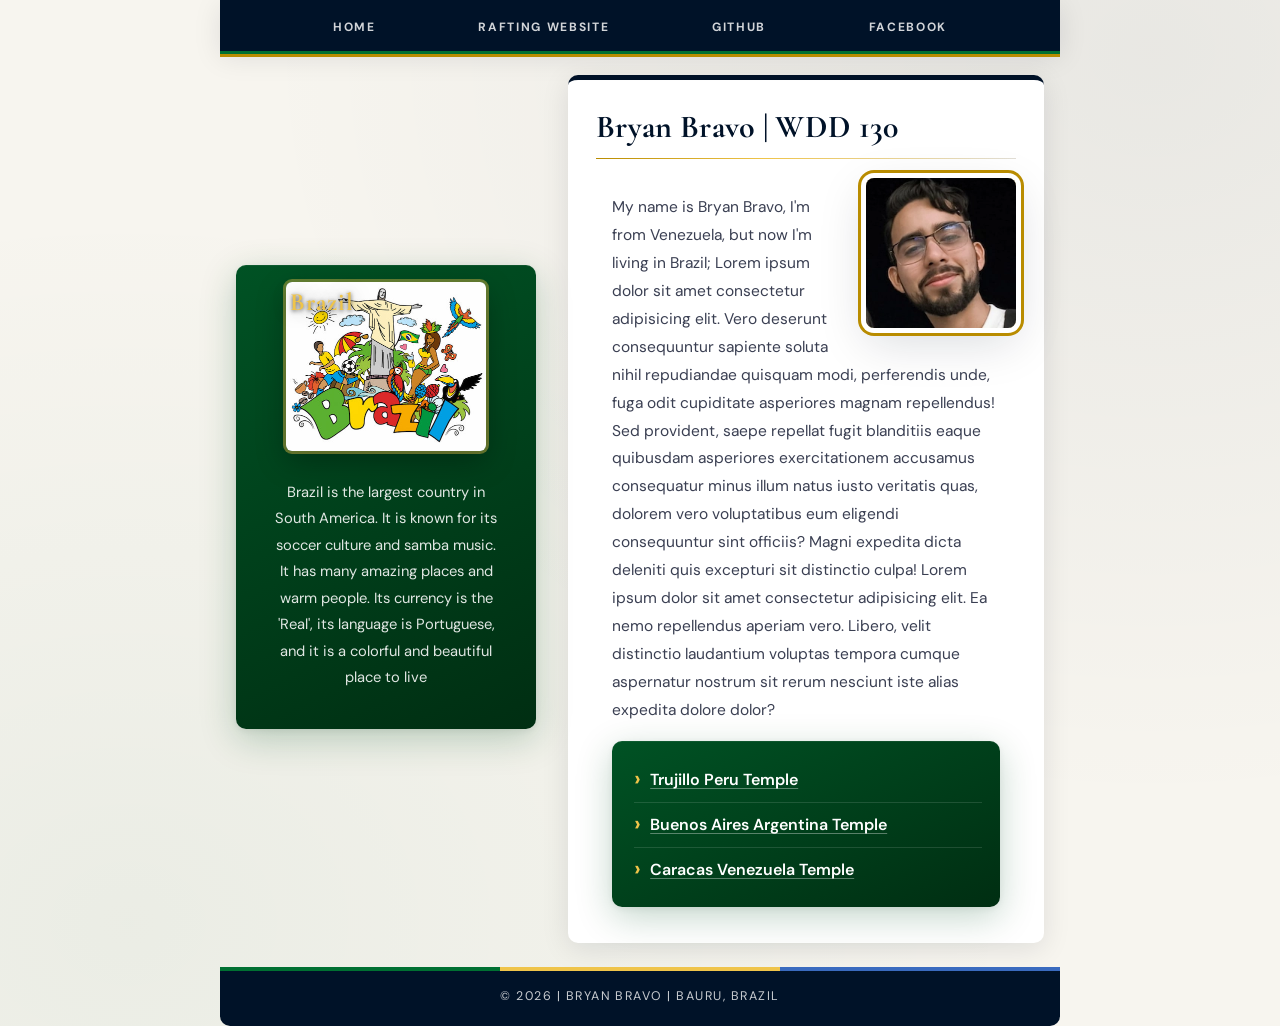
<file: index.html>
<!DOCTYPE html>
<html lang="en">

<head>
    <meta charset="UTF-8">
    <meta name="viewport" content="width=device-width, initial-scale=1.0">
    <title>Bryan Bravo | WDD 130</title>
    <meta name="description"
      content="A place on the internet with information related to Bryan Bravo">
    <meta name="author" content="Bryan Bravo">
    <link rel="stylesheet" href="styles/styles.css">
</head>

<body>
    <header class="grid">
        <nav>
            <a href="#">Home</a>
            <a href="https://akherox.github.io/wdd130/wwr/about.html">Rafting Website</a>
            <a href="https://github.com/Akherox/">Github</a>
            <a href="https://www.facebook.com/AlexBravo008">Facebook</a>
        </nav>
    </header>

    <div class="grid">
        <main>
            <h1>Bryan Bravo | WDD 130</h1>
            <img src="images/profile.webp" alt="Hello! My name is Bryan Bravo" width="200">
            <p>My name is Bryan Bravo, I'm from Venezuela, but now I'm living in Brazil; Lorem ipsum
                dolor sit amet consectetur adipisicing elit. Vero deserunt consequuntur sapiente
                soluta
                nihil repudiandae quisquam modi, perferendis unde, fuga odit cupiditate asperiores
                magnam repellendus! Sed provident, saepe repellat fugit blanditiis eaque quibusdam
                asperiores exercitationem accusamus consequatur minus illum natus iusto veritatis
                quas,
                dolorem vero voluptatibus eum eligendi consequuntur sint officiis? Magni expedita
                dicta
                deleniti quis excepturi sit distinctio culpa! Lorem ipsum dolor sit amet consectetur
                adipisicing elit. Ea nemo repellendus aperiam vero. Libero, velit distinctio
                laudantium
                voluptas tempora cumque aspernatur nostrum sit rerum nesciunt iste alias expedita
                dolore
                dolor?</p>

            <ul class="box indent">
                <li><a href="https://www.churchofjesuschrist.org/temples/details/trujillo-peru-temple?lang=eng"
                      target="_blank">Trujillo Peru Temple</a></li>
                <li><a
                      href="https://www.churchofjesuschrist.org/temples/details/buenos-aires-argentina-temple?lang=eng">Buenos
                        Aires Argentina Temple</a>
                </li>
                <li><a
                      href="https://www.churchofjesuschrist.org/temples/details/caracas-venezuela-temple?lang=eng">Caracas
                        Venezuela Temple</a>
                </li>
            </ul>
        </main>

        <aside class="box">
            <h2>Brazil</h2>
            <img src="images/brazil-definition.jpeg" alt="Things that represent Brazil">
            <p>Brazil is the largest country in South America. It is known for its soccer culture
                and
                samba music. It has many amazing places and warm people. Its currency is the
                'Real', its language is Portuguese, and it is a colorful and beautiful place to live
            </p>
        </aside>
    </div>
    <footer class="grid">
        <p>© 2026 | Bryan Bravo | Bauru, Brazil</p>
    </footer>
</body>

</html>
</file>
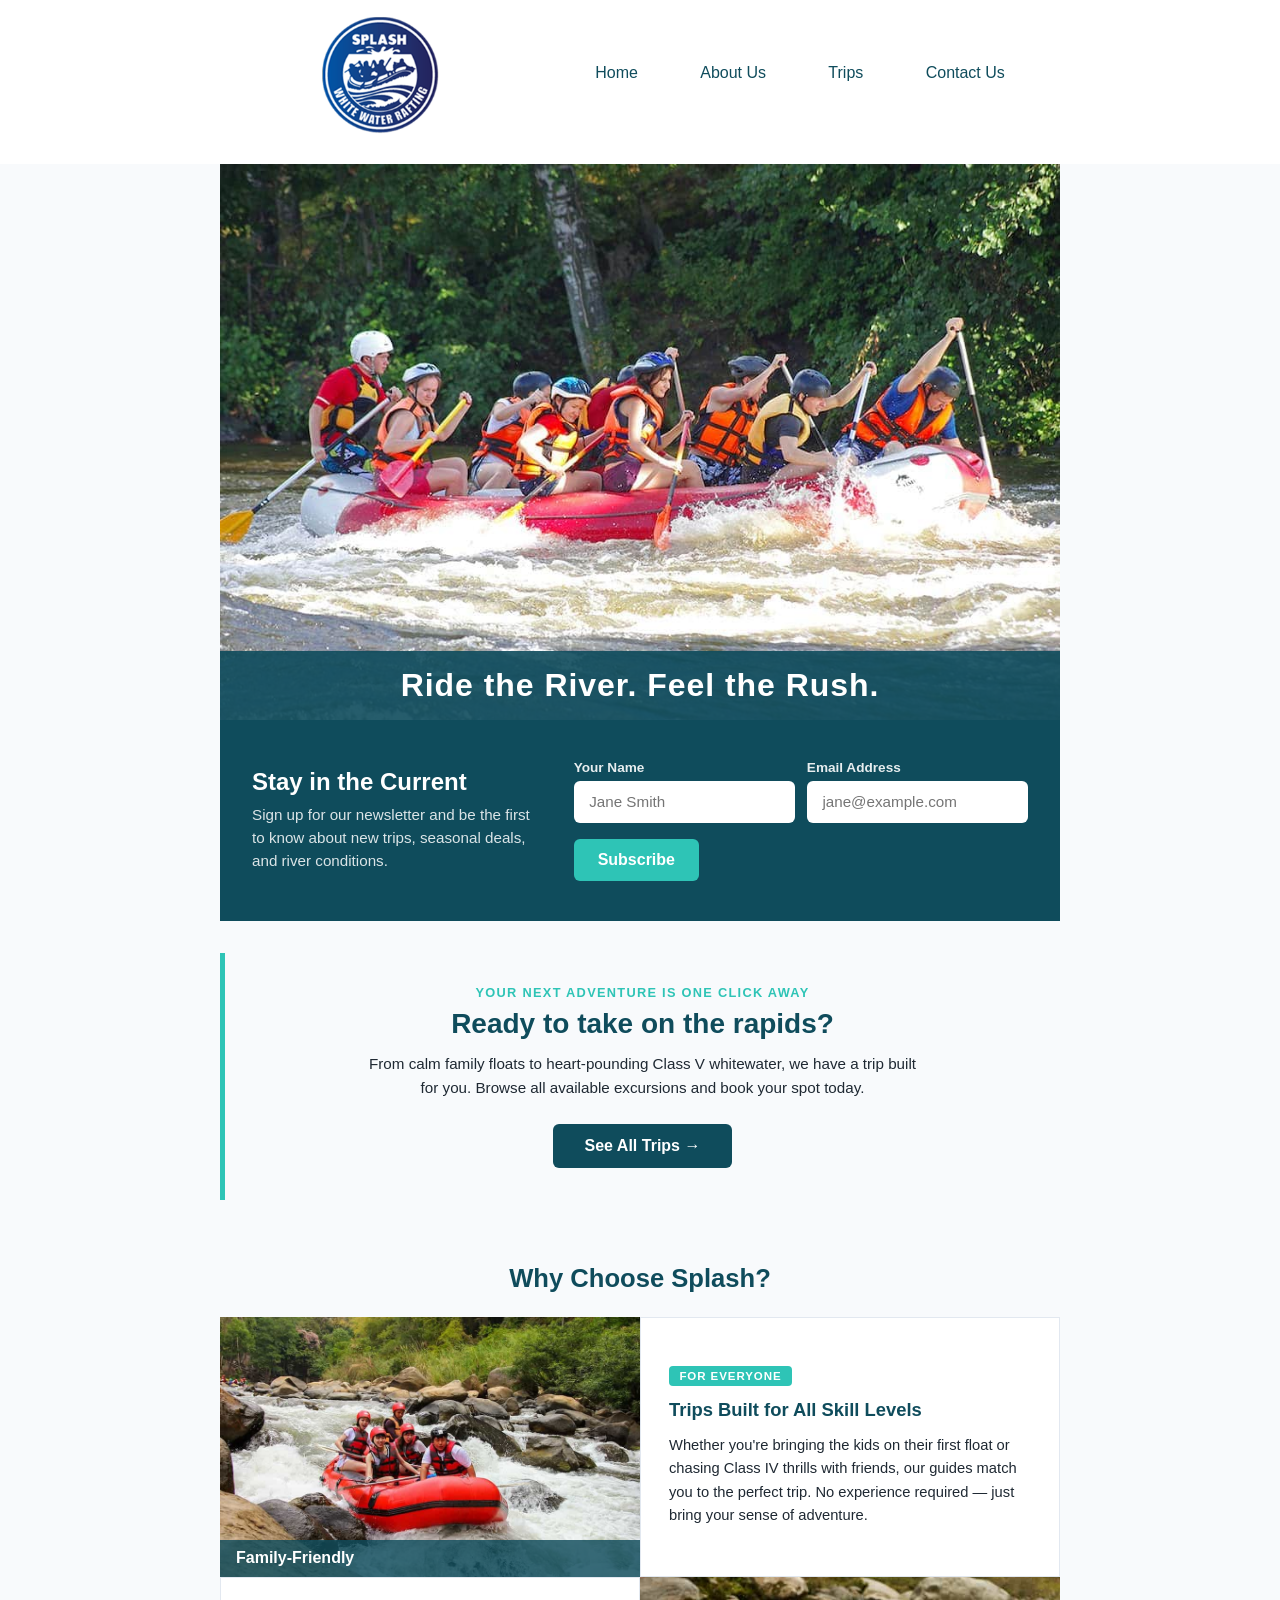
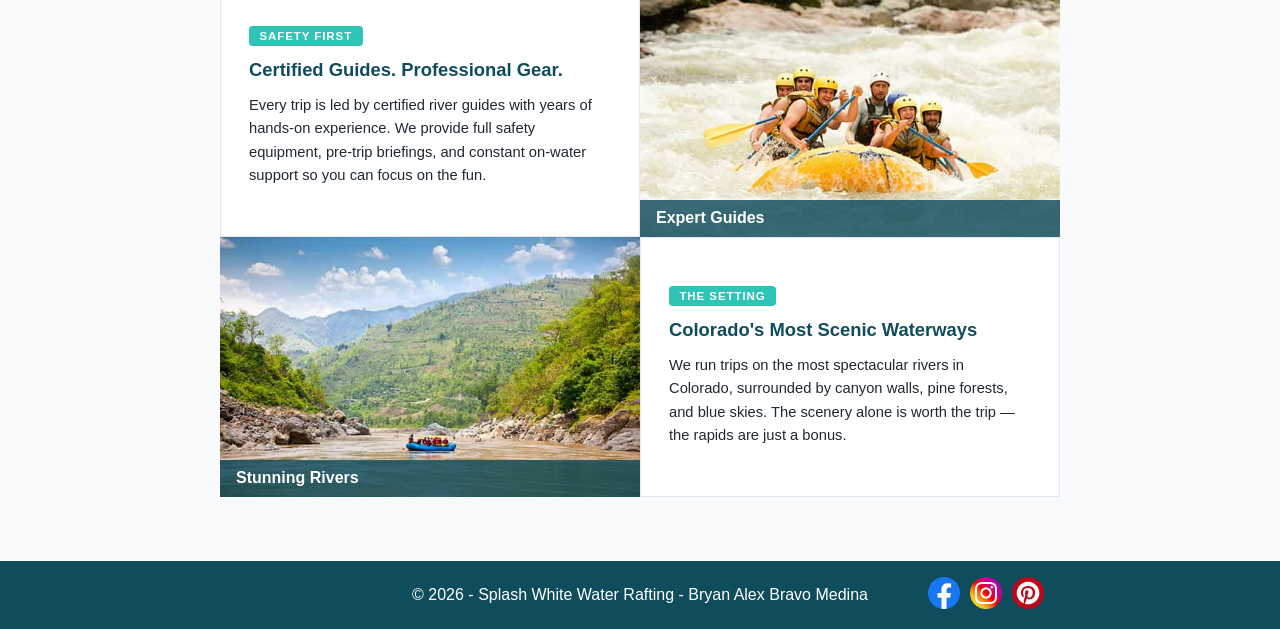
<file: wwr/index.html>
<!DOCTYPE html>
<html lang="en">

<head>
    <meta charset="UTF-8">
    <meta name="viewport" content="width=device-width, initial-scale=1.0">
    <title>Home | Splash White Water Rafting</title>

    <meta name="description"
      content="Splash White Water Rafting offers thrilling guided river adventures for all skill levels. Discover our trips, meet our team, and book your unforgettable experience today.">
    <meta name="author" content="Bryan Alex Bravo Medina">

    <link rel="stylesheet" href="styles/rafting.css">
</head>

<body>
    <header>
        <div class="header-content">
            <img src="images/logo.png" alt="Splash White Water Rafting company logo">
            <nav>
                <ul class="navigation">
                    <li><a href="index.html">Home</a></li>
                    <li><a href="about.html">About Us</a></li>
                    <li><a href="trips.html">Trips</a></li>
                    <li><a href="contact.html">Contact Us</a></li>
                </ul>
            </nav>
        </div>
    </header>

    <main>
        <!-- Hero Section -->
        <div class="hero">
            <img src="images/hero-02.jpg" alt="Group of rafters navigating white water rapids">
            <h1>Ride the River. Feel the Rush.</h1>
        </div>

        <!-- Newsletter Sign Up -->
        <section class="newsletter-section">
            <div class="newsletter-inner">
                <div class="newsletter-text">
                    <h2>Stay in the Current</h2>
                    <p>Sign up for our newsletter and be the first to know about new trips, seasonal
                        deals, and river conditions.</p>
                </div>
                <form class="newsletter-form">
                    <div class="newsletter-fields">
                        <div class="newsletter-field">
                            <label for="nl-name">Your Name</label>
                            <input type="text" id="nl-name" name="name" placeholder="Jane Smith"
                              required>
                        </div>
                        <div class="newsletter-field">
                            <label for="nl-email">Email Address</label>
                            <input type="email" id="nl-email" name="email"
                              placeholder="jane@example.com" required>
                        </div>
                    </div>
                    <button type="submit" class="btn-newsletter">Subscribe</button>
                </form>
            </div>
        </section>

        <!-- Call to Action -->
        <section class="cta-section">
            <div class="cta-inner">
                <p class="cta-eyebrow">Your next adventure is one click away</p>
                <h2 class="cta-heading">Ready to take on the rapids?</h2>
                <p class="cta-body">From calm family floats to heart-pounding Class V whitewater, we
                    have a trip built for you. Browse all available excursions and book your spot
                    today.</p>
                <a href="trips.html" class="btn-cta">See All Trips →</a>
            </div>
        </section>

        <!-- Grid Section: Why Splash -->
        <section class="offerings-section">
            <h2>Why Choose Splash?</h2>
            <div class="offerings-grid">

                <div class="offering-card offering-card--image">
                    <img src="images/figure-09.jpg"
                      alt="Family enjoying a calm rafting trip together">
                    <div class="offering-card__overlay">
                        <h3>Family-Friendly</h3>
                    </div>
                </div>

                <div class="offering-card offering-card--text">
                    <span class="offering-tag">For Everyone</span>
                    <h3>Trips Built for All Skill Levels</h3>
                    <p>Whether you're bringing the kids on their first float or chasing Class IV
                        thrills with friends, our guides match you to the perfect trip. No
                        experience required — just bring your sense of adventure.</p>
                </div>

                <div class="offering-card offering-card--text">
                    <span class="offering-tag">Safety First</span>
                    <h3>Certified Guides. Professional Gear.</h3>
                    <p>Every trip is led by certified river guides with years of hands-on
                        experience. We provide full safety equipment, pre-trip briefings, and
                        constant on-water support so you can focus on the fun.</p>
                </div>

                <div class="offering-card offering-card--image">
                    <img src="images/figure-07.jpg"
                      alt="Professional guide leading rafters through rapids">
                    <div class="offering-card__overlay">
                        <h3>Expert Guides</h3>
                    </div>
                </div>

                <div class="offering-card   offering-card--image">
                    <img src="images/figure-08.jpg"
                      alt="Scenic river surrounded by lush green mountains">
                    <div class="offering-card__overlay">
                        <h3>Stunning Rivers</h3>
                    </div>
                </div>

                <div class="offering-card offering-card--text">
                    <span class="offering-tag">The Setting</span>
                    <h3>Colorado's Most Scenic Waterways</h3>
                    <p>We run trips on the most spectacular rivers in Colorado, surrounded by canyon
                        walls, pine forests, and blue skies. The scenery alone is worth the trip —
                        the rapids are just a bonus.</p>
                </div>

            </div>
        </section>
    </main>

    <footer>
        <div class="footer-content">
            <p>© 2026 - Splash White Water Rafting - Bryan Alex Bravo Medina</p>
            <nav class="socialmedia">
                <a href="https://facebook.com" target="_blank" rel="noopener noreferrer">
                    <img src="images/facebook.png" alt="Facebook Icon">
                </a>
                <a href="https://instagram.com" target="_blank" rel="noopener noreferrer">
                    <img src="images/instagram.png" alt="Instagram Icon">
                </a>
                <a href="https://pinterest.com" target="_blank" rel="noopener noreferrer">
                    <img src="images/pinterest.png" alt="Pinterest Icon">
                </a>
            </nav>
        </div>
    </footer>
</body>

</html>
</file>
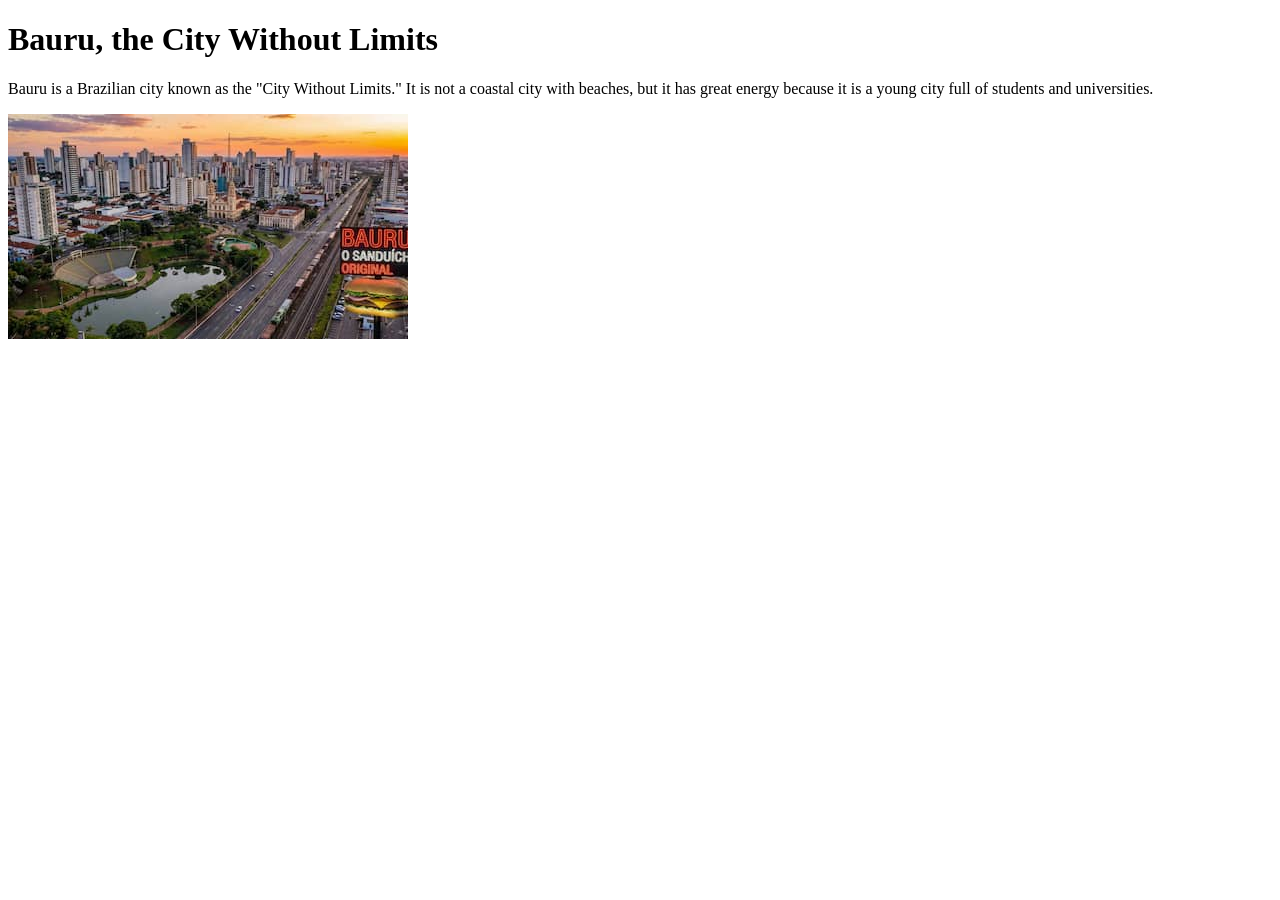
<file: week01/favorite-city.html>
<!DOCTYPE html>
<html lang="en">

<head>
    <meta charset="UTF-8">
    <meta name="viewport" content="width=device-width, initial-scale=1.0">
    <title>My Favorite City</title>
</head>

<body>
    <h1>Bauru, the City Without Limits</h1>

    <p>Bauru is a Brazilian city known as the "City Without Limits." It is not a coastal city with
        beaches,
        but it has great energy because it is a young city full of students and universities.</p>

    <img src="./images/bauru-city.jpeg" alt="Bauru City">
</body>

</html>
</file>
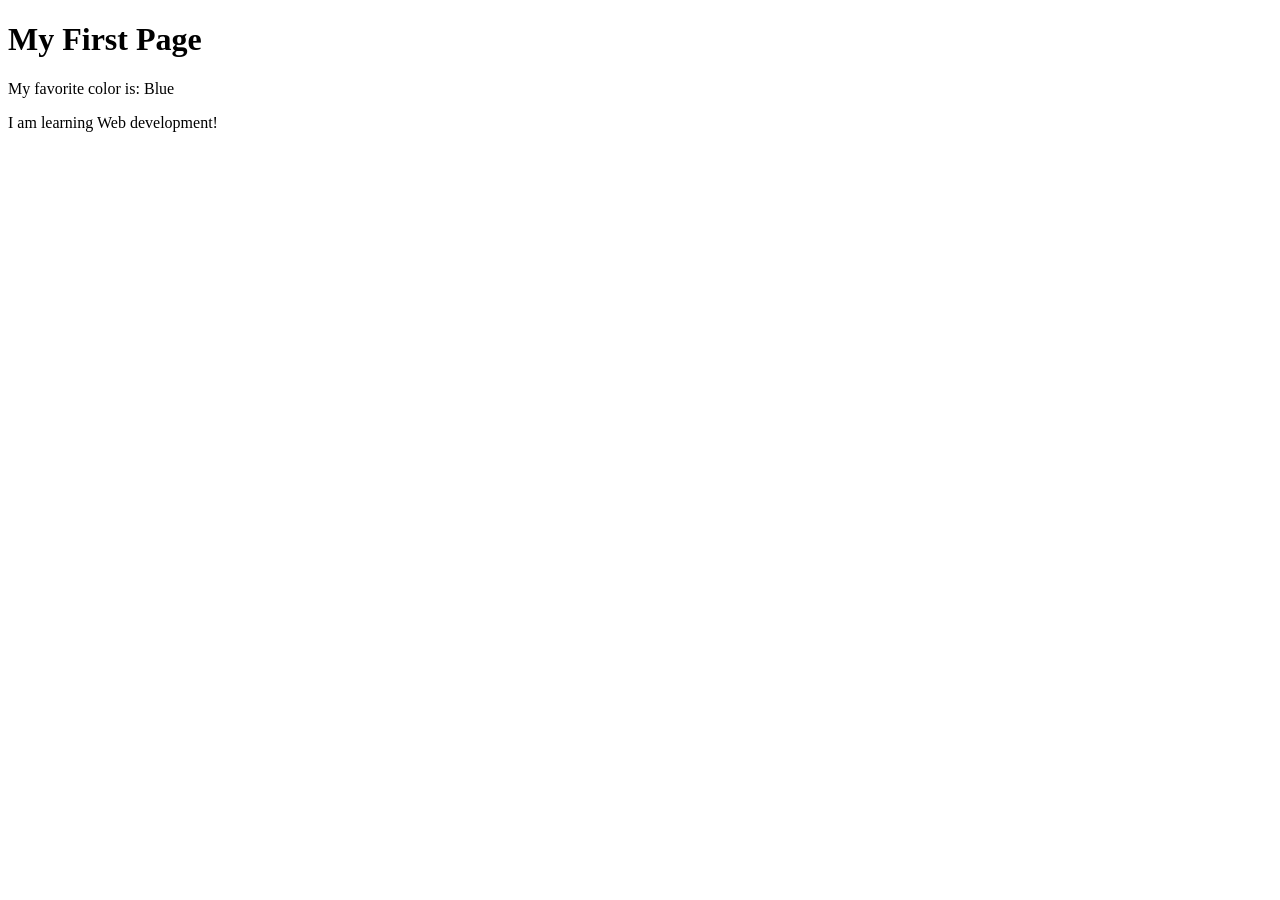
<file: week01/first-page.html>
<!DOCTYPE html>
<html lang="en">

<head>
    <meta charset="UTF-8">
    <meta name="viewport" content="width=device-width, initial-scale=1.0">
    <title>My First Page</title>
</head>

<body>
    <h1>My First Page</h1>
    <p>My favorite color is: Blue</p>
    <p>I am learning Web development!</p>
</body>

</html>
</file>
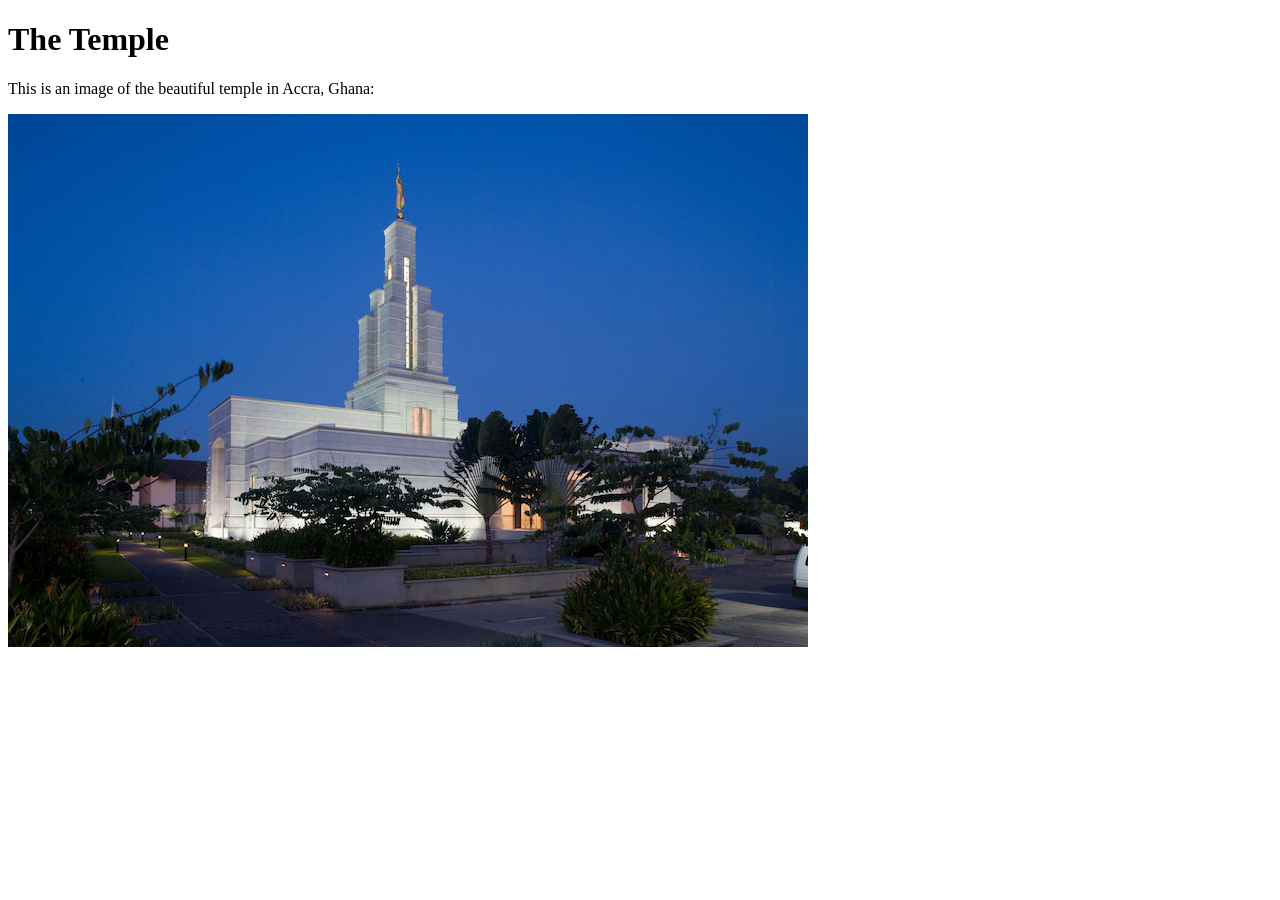
<file: week01/images.html>
<!DOCTYPE html>
<html lang="en">

<head>
    <meta charset="UTF-8">
    <meta name="viewport" content="width=device-width, initial-scale=1.0">
    <title>Temple Image</title>
</head>

<body>
    <h1>The Temple</h1>
    <p>This is an image of the beautiful temple in Accra, Ghana:</p>
    <img src="images/temple-small.jpeg" alt="The Accra Ghana Temple">

</body>

</html>
</file>
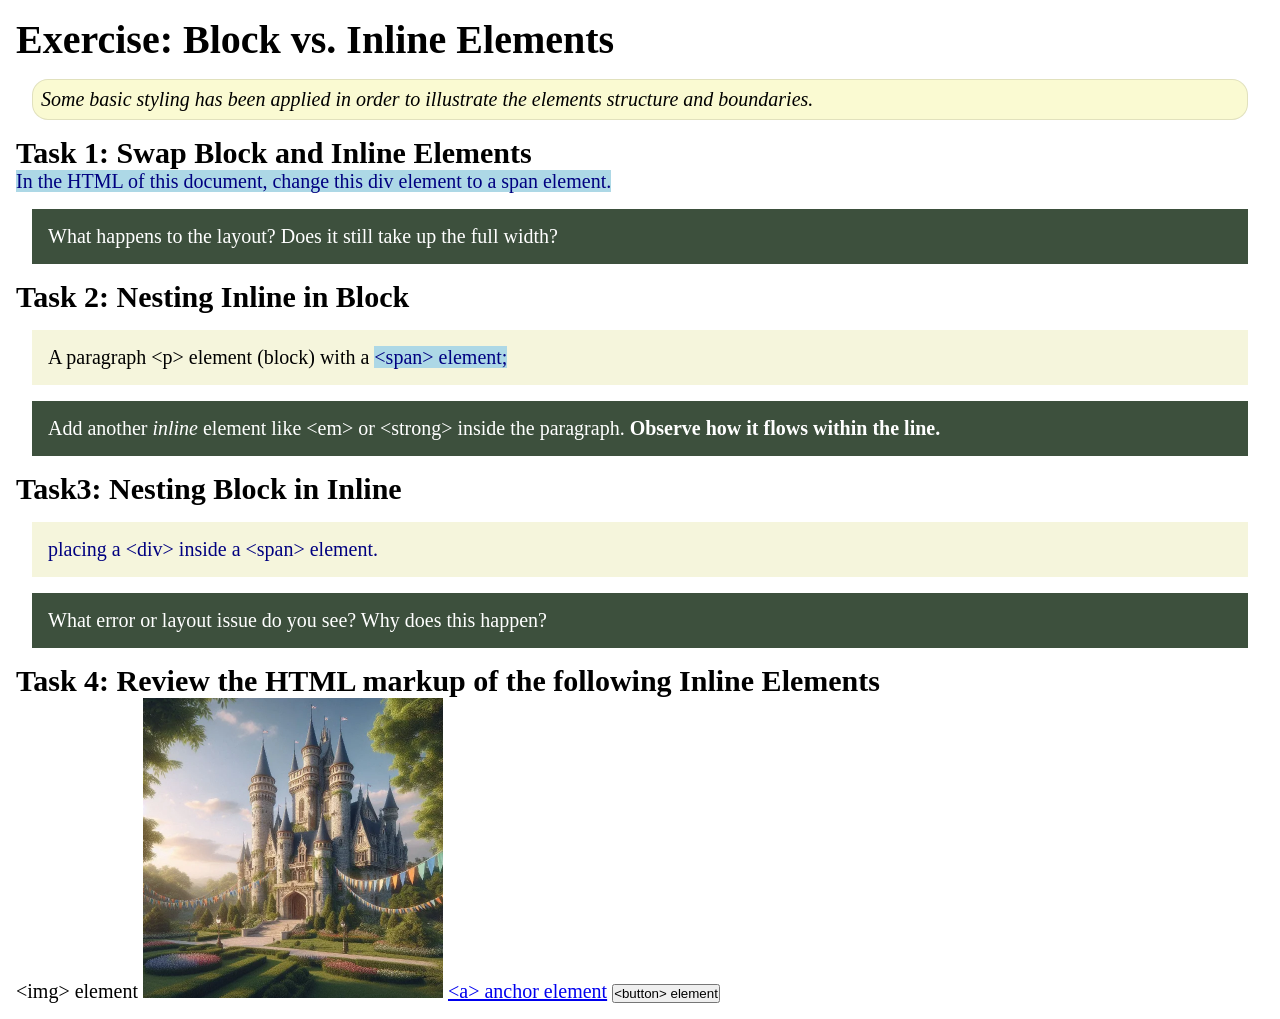
<file: week02/block-vs-inline.html>
<!DOCTYPE html>
<html lang="en">

<head>
    <meta charset="UTF-8">
    <meta name="viewport" content="width=device-width, initial-scale=1.0">
    <title>Exercise: Block vs. Inline Elements</title>
    <link rel="stylesheet" href="styles/block-vs-inline.css">
</head>

<body>
    <main>
        <h1>Exercise: Block vs. Inline Elements</h1>
        <p class="note">Some basic styling has been applied in order to illustrate the elements
            structure and
            boundaries.</p>

        <h2>Task 1: Swap Block and Inline Elements</h2>
        <span>In the HTML of this document, change this div element to a span element.</span>

        <p class="question">What happens to the layout? Does it still take up the full width?</p>

        <h2>Task 2: Nesting Inline in Block</h2>
        <p>A paragraph &lt;p&gt; element (block) with a <span>&lt;span&gt; element;</span></p>
        <p class="question">Add another <em>inline</em> element like &lt;em&gt; or &lt;strong&gt;
            inside the
            paragraph. <strong> Observe
                how it flows within the line.</strong></p>

        <h2>Task3: Nesting Block in Inline</h2>
        <span>
            <div>
                placing a &lt;div&gt; inside a &lt;span&gt; element.
            </div>
        </span>
        <p class="question">What error or layout issue do you see? Why does this happen?</p>


        <h2>Task 4: Review the HTML markup of the following Inline Elements</h2>
        &lt;img&gt; element
        <img src="images/castle.webp" alt="placeholder image (images are inline)" width="300"
          height="300">
        <a href="https://churchofjesuschrist.org">&lt;a&gt; anchor element</a>
        <button type="button">&lt;button&gt; element</button>
    </main>
</body>

</html>
</file>
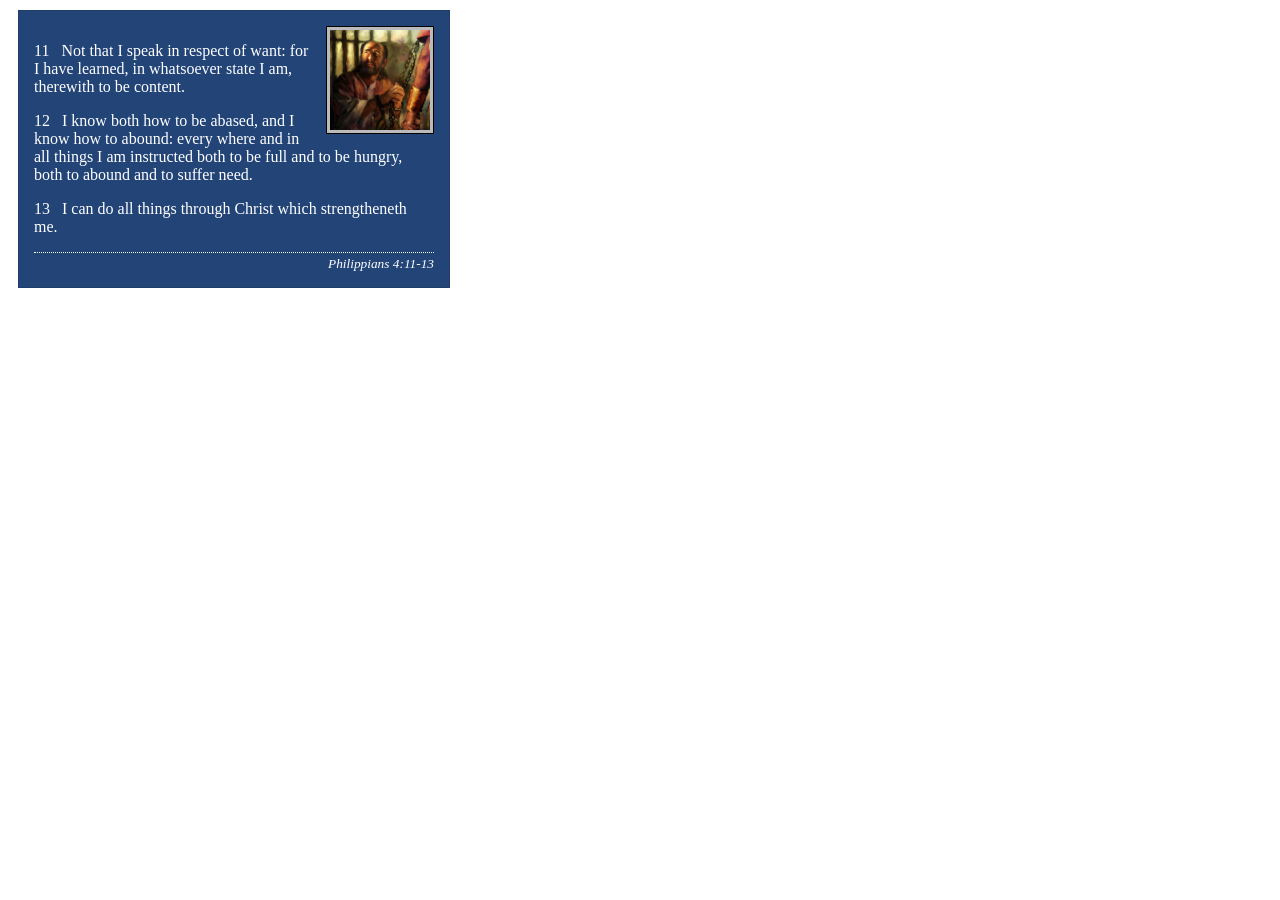
<file: week02/box-model-solution.html>
<!DOCTYPE html>
<html lang="en">
<head>
    <meta charset="UTF-8">
    <meta name="viewport" content="width=device-width, initial-scale=1.0">
    <title>Box Model Activity</title>
    <link rel="stylesheet" href="styles/box-model-solution.css">
</head>
<body>
    <main>
        <div class="callout">
            <img src="images/apostle-paul-imprisoned.webp" alt="Paul the Apostle - Imprisoned in Rome" width="200" height="200">
            <blockquote>
                <p>11 &nbsp; Not that I speak in respect of want: for I have learned, in whatsoever state I am, therewith to be content.</p>
                <p>12 &nbsp; I know both how to be abased, and I know how to abound: every where and in all things I am instructed both to be full and to be hungry, both to abound and to suffer need.</p>
                <p>13 &nbsp; I can do all things through Christ which strengtheneth me.</p>
            </blockquote>
            <cite>Philippians 4:11-13</cite>
        </div>
    </main>
</body>
</html>
</file>
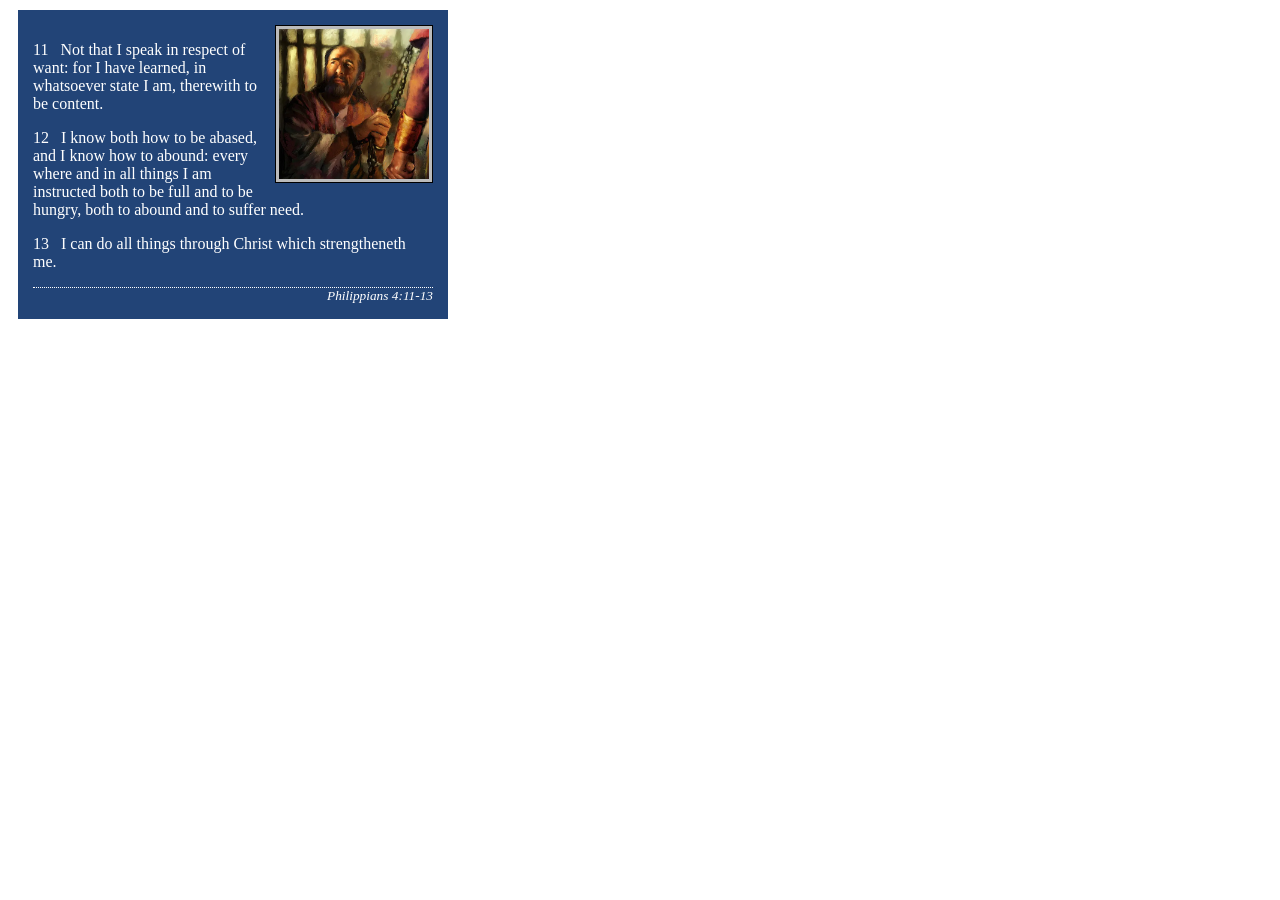
<file: week02/box-model.html>
<!DOCTYPE html>
<html lang="en">

<head>
    <meta charset="UTF-8">
    <meta name="viewport" content="width=device-width, initial-scale=1.0">
    <title>Box Model Activity</title>
    <link rel="stylesheet" href="styles/box-model.css">
</head>

<body>
    <main>
        <div class="callout">
            <img src="images/apostle-paul-imprisoned.webp"
              alt="Paul the Apostle - Imprisoned in Rome" width="200" height="200">
            <blockquote>
                <p>11 &nbsp; Not that I speak in respect of want: for I have learned, in whatsoever
                    state I am, therewith to be content.</p>
                <p>12 &nbsp; I know both how to be abased, and I know how to abound: every where and
                    in all things I am instructed both to be full and to be hungry, both to abound
                    and to suffer need.</p>
                <p>13 &nbsp; I can do all things through Christ which strengtheneth me.</p>
            </blockquote>
            <cite>Philippians 4:11-13</cite>
        </div>
    </main>
</body>

</html>
</file>
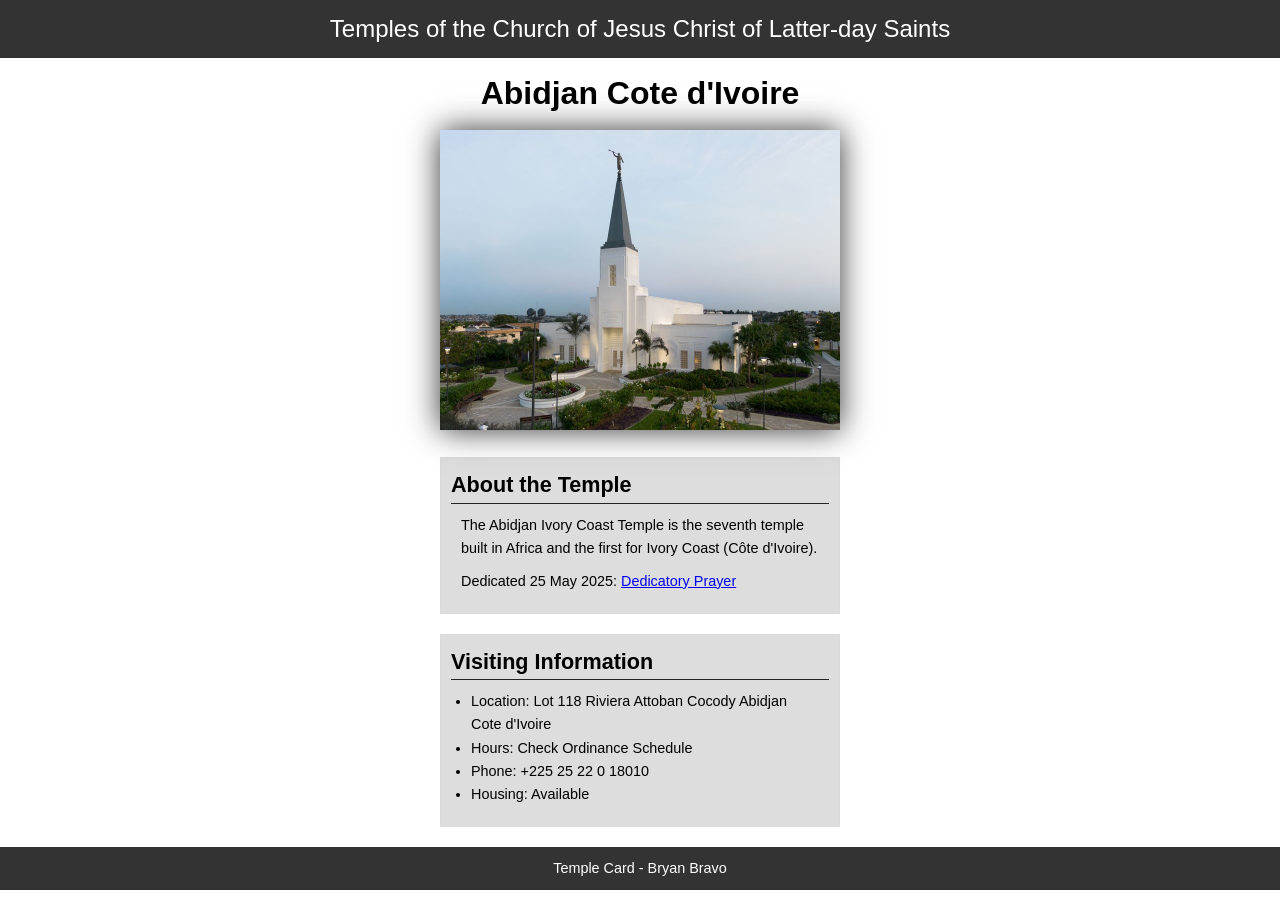
<file: week02/temple.html>
<!DOCTYPE html>
<html lang="en">

<head>
    <meta charset="UTF-8">
    <meta name="viewport" content="width=device-width, initial-scale=1.0">
    <title>Temple Card - Abidjan Cote d'Ivoire</title>
    <link rel="stylesheet" href="styles/temple.css">
</head>

<body>
    <header>
        <p>Temples of the Church of Jesus Christ of Latter-day Saints</p>
    </header>
    <main>
        <h1>Abidjan Cote d'Ivoire</h1>
        <picture>
            <img src="images/abidjan-ivory-coast.jpeg" alt="Abidjan Cote d'Ivoire Temple">
        </picture>
        <section>
            <h2>About the Temple</h2>
            <p>The Abidjan Ivory Coast Temple is the seventh temple built in Africa and the first
                for Ivory Coast (Côte
                d'Ivoire).</p>
            <p>Dedicated 25 May 2025: <a
                  href="https://www.churchofjesuschrist.org/temples/dedicatory-prayer/abidjan-ivory-coast-temple/2025-05-25?lang=eng"
                  target="_blank" rel="noopener noreferrer">Dedicatory Prayer</a></p>
        </section>
        <section>
            <h2>Visiting Information</h2>
            <ul>
                <li>Location: Lot 118 Riviera Attoban Cocody Abidjan Cote d'Ivoire</li>
                <li>Hours: Check Ordinance Schedule</li>
                <li>Phone: +225 25 22 0 18010</li>
                <li>Housing: Available</li>
            </ul>
        </section>
    </main>
    <footer>
        <p>Temple Card - Bryan Bravo</p>
    </footer>
</body>

</html>
</file>
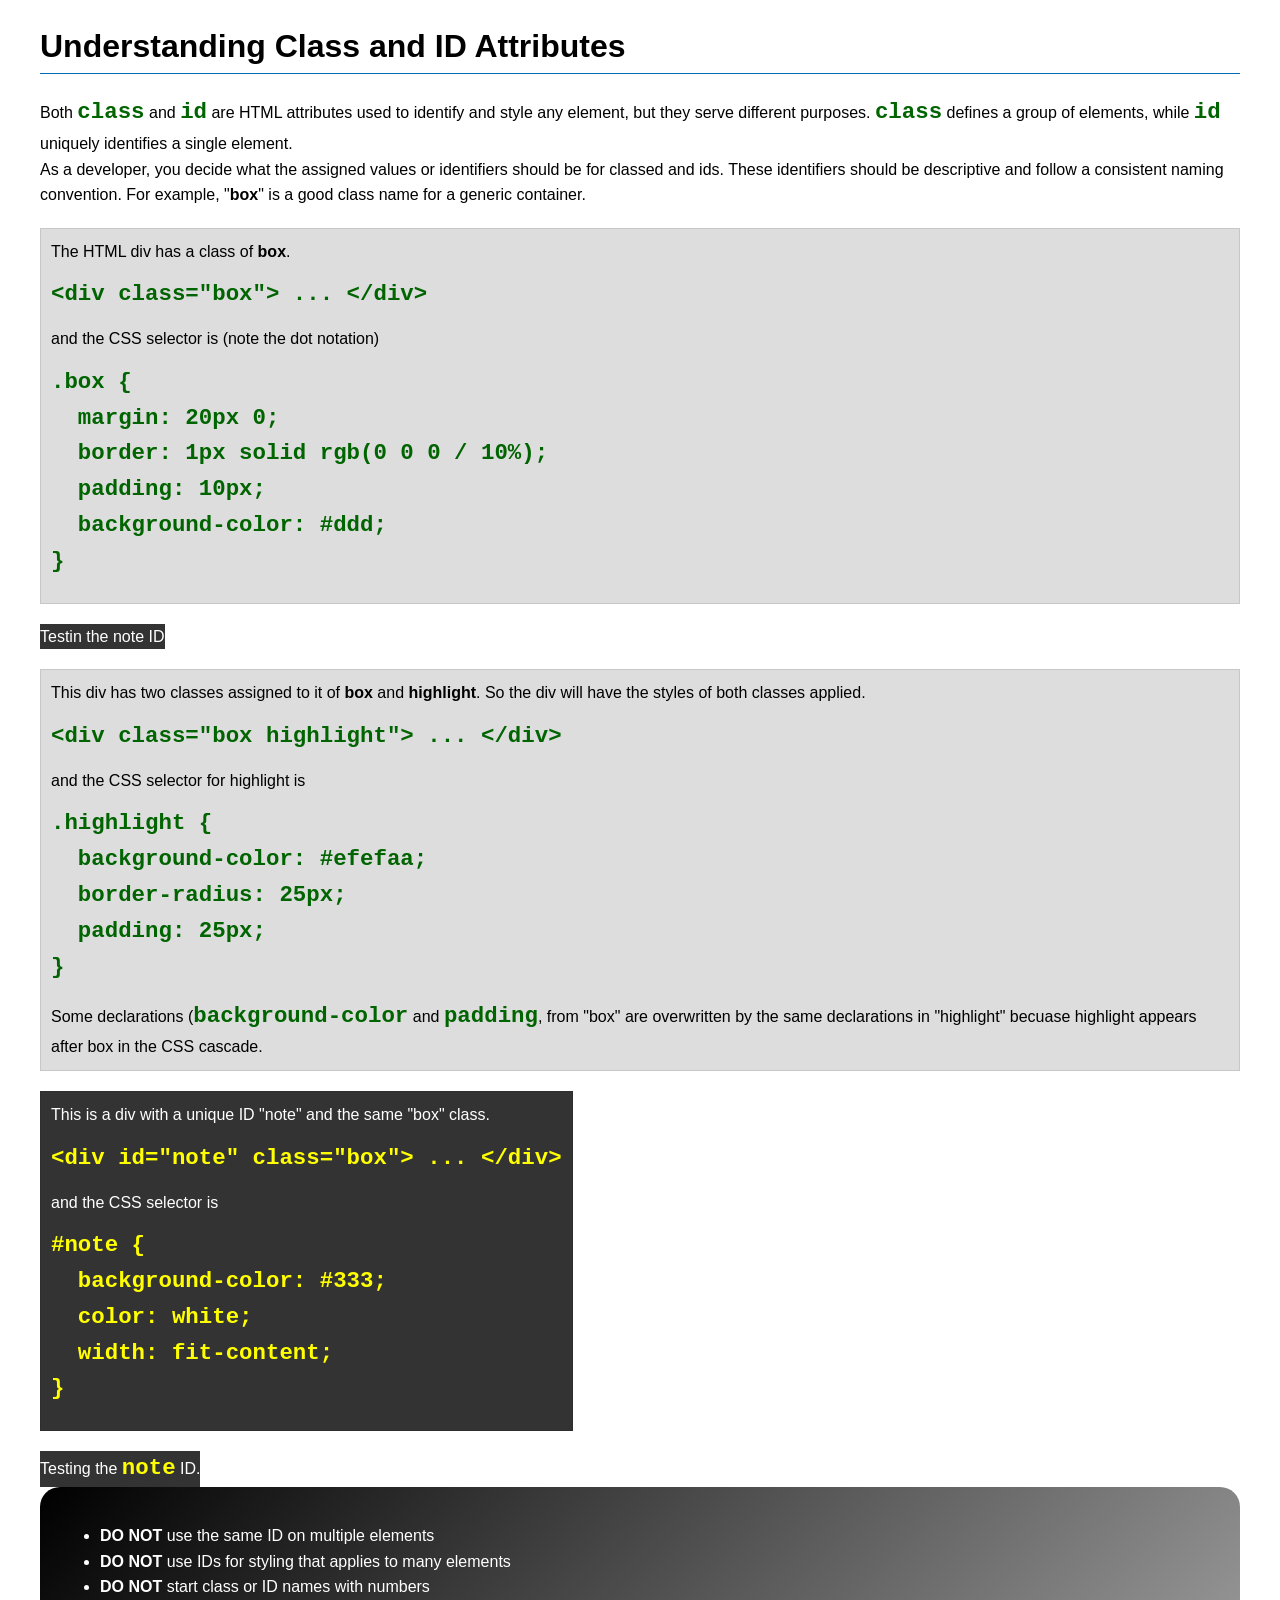
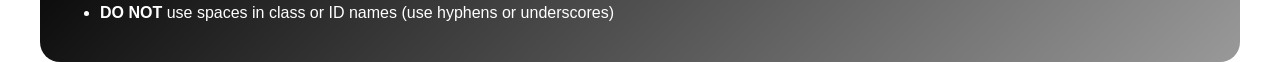
<file: week03/class-and-id.html>
<!DOCTYPE html>
<html lang="en">

<head>
    <meta charset="UTF-8">
    <meta name="viewport" content="width=device-width, initial-scale=1.0">
    <title>Class vs ID Attributes</title>
    <link rel="stylesheet" href="styles/class-and-id.css">
</head>

<body>
    <h1>Understanding Class and ID Attributes</h1>
    <p>Both <code>class</code> and <code>id</code> are HTML attributes used to identify and style
        any element, but they
        serve different purposes. <code>class</code> defines a group of elements, while
        <code>id</code> uniquely
        identifies a single element.
    </p>
    <p>As a developer, you decide what the assigned values or identifiers should be for classed and
        ids. These
        identifiers should be
        descriptive and follow a consistent naming convention. For example, "<strong>box</strong>"
        is a good class name
        for a generic container.</p>
    <div class="box">
        <p>The HTML div has a class of <strong>box</strong>.</p>
        <pre><code class="html">&lt;div class="box"&gt; ... &lt;/div&gt;</code></pre>
        and the CSS selector is (note the dot notation)
        <pre><code class="css">.box {
  margin: 20px 0;
  border: 1px solid rgb(0 0 0 / 10%);
  padding: 10px;
  background-color: #ddd; 
}</code></pre>
    </div>

    <div id="note">
        <p>Testin the note ID</p>
    </div>

    <div class="box">
        <p>This div has two classes assigned to it of <strong>box</strong> and
            <strong>highlight</strong>. So the div
            will have the styles of both classes applied.
        </p>
        <pre><code class="html">&lt;div class="box highlight"&gt; ... &lt;/div&gt;</code></pre>
        and the CSS selector for highlight is
        <pre><code class="css">.highlight {
  background-color: #efefaa;
  border-radius: 25px;
  padding: 25px;
}</code></pre>
        <p>Some declarations (<code>background-color</code> and <code>padding</code>, from "box" are
            overwritten by the same declarations in "highlight" becuase highlight appears after box
            in the CSS cascade.</p>
    </div>

    <div id="note" class="box">
        <p>This is a div with a unique ID "note" and the same "box" class.</p>
        <pre><code class="html">&lt;div id="note" class="box"&gt; ... &lt;/div&gt;</code></pre>
        and the CSS selector is
        <pre><code class="css">#note {
  background-color: #333;
  color: white;
  width: fit-content;
}</code></pre>
    </div>

    <div id="note">
        <p>Testing the <code>note</code> ID.</p>
    </div>

    <section id="best-practice">
        <ul>
            <li><strong>DO NOT</strong> use the same ID on multiple elements</li>
            <li><strong>DO NOT</strong> use IDs for styling that applies to many elements</li>
            <li><strong>DO NOT</strong> start class or ID names with numbers</li>
            <li><strong>DO NOT</strong> use spaces in class or ID names (use hyphens or underscores)
            </li>
        </ul>
    </section>


</body>

</html>
</file>
<file: styles/styles.css>
@import url('https://fonts.googleapis.com/css2?family=Cormorant+Garamond:ital,wght@0,400;0,600;0,700;1,400&family=DM+Sans:wght@300;400;500;700&display=swap');

* {
  margin: 0;
  padding: 0;
  box-sizing: border-box;
}

:root {
  --padding-10: 10px;
  --border-color: #2a2a2a;
  --white-color: #fff;
  --navy: #001228;
  --navy-mid: #002050;
  --green: #005224;
  --green-vivid: #007032;
  --gold: #b98c00;
  --gold-light: #efc44a;
  --cream: #f7f5ef;
  --surface: #ffffff;
  --text: #0d1017;
  --text-soft: #3a3f52;
  --text-faint: #6b7080;
  --rule: #e0ddd5;
  --shadow-sm: 0 2px 8px rgba(0, 0, 0, .07);
  --shadow-md: 0 6px 28px rgba(0, 18, 40, .10);
  --shadow-lg: 0 14px 48px rgba(0, 18, 40, .15);
  --radius: 10px;
}

body {
  font-size: 16px;
  font-family: 'DM Sans', Arial, sans-serif;
  background-color: var(--cream);
  background-image:
    radial-gradient(ellipse at 10% 90%, rgba(0, 82, 36, .05) 0%, transparent 55%),
    radial-gradient(ellipse at 90% 5%, rgba(0, 18, 40, .06) 0%, transparent 55%);
  color: var(--text);
  line-height: 1.75;
}

nav {
  background: var(--navy);
  padding: 0 1.5rem;
  display: flex;
  justify-content: space-evenly;
  align-items: center;
  /*Could use stretch for bettter UI*/
  border-bottom: 0 none;
  box-shadow:
    0 3px 0 var(--green-vivid),
    0 6px 0 var(--gold),
    var(--shadow-md);
  position: relative;
  z-index: 10;
}

nav a {
  display: block;
  padding: 1.05rem 0.85rem 0.85rem;
  text-decoration: none;
  font-size: 0.75rem;
  font-weight: 700;
  color: rgba(255, 255, 255, .82);
  letter-spacing: 0.14em;
  text-transform: uppercase;
  position: relative;
  transition: color .22s ease;
}

nav a::after {
  content: '';
  position: absolute;
  bottom: 0;
  left: 50%;
  right: 50%;
  height: 3px;
  background: var(--gold-light);
  transition: left .28s cubic-bezier(.4, 0, .2, 1),
    right .28s cubic-bezier(.4, 0, .2, 1);
}

nav a:hover {
  color: var(--gold-light);
}

nav a:hover::after {
  left: 0.85rem;
  right: 0.85rem;
}

main {
  grid-column: 2/3;
  margin: 1.5rem 1rem 1.5rem 1rem;
  background: var(--surface);
  border-radius: var(--radius);
  border-top: 5px solid var(--navy);
  box-shadow: var(--shadow-md);
  padding: 1.75rem 1.75rem 0.75rem;
}

h1 {
  font-family: 'Cormorant Garamond', serif;
  font-size: 2rem;
  font-weight: 700;
  color: var(--navy);
  letter-spacing: .01em;
  line-height: 1.2;
  border-bottom: none;
  padding-bottom: 0;
  margin-bottom: 1.2rem;
  position: relative;
}

h1::after {
  content: '';
  display: block;
  width: 100%;
  height: 1px;
  background: linear-gradient(to right, var(--gold) 0%, var(--gold-light) 40%, var(--rule) 100%);
  margin-top: 0.7rem;
}

h2 {
  font-family: 'Cormorant Garamond', serif;
  font-size: 1.55rem;
  font-weight: 700;
  color: var(--gold-light);
  position: absolute;
  top: 16px;
  left: 54px;
  letter-spacing: .04em;
  text-shadow:
    0 1px 4px rgba(0, 0, 0, .7),
    0 0 20px rgba(0, 0, 0, .4);
}

p {
  padding: 1rem;
  font-size: .97rem;
  color: var(--text-soft);
  line-height: 1.8;
}

main img {
  width: 150px;
  height: auto;
  float: right;
  margin: 0 0 1.25rem 1.5rem;
  padding: 0;
  border: none;
  border-radius: 8px;
  box-shadow:
    0 0 0 5px var(--surface),
    0 0 0 8px var(--gold),
    var(--shadow-lg);
}

aside {
  width: 300px;
  text-align: center;
  position: relative;
  grid-column: 1/2;
  grid-row: 1/2;
}

aside img {
  width: 200px;
  height: auto;
  display: block;
  margin: 0 auto 0.75rem;
  border-radius: 6px;
  border: none;
  box-shadow:
    0 0 0 3px rgba(239, 196, 74, .4),
    0 10px 30px rgba(0, 0, 0, .3);
}

header,
.grid,
footer {
  max-width: 840px;
  margin: 0 auto;
}

footer {
  margin-top: 0;
  border-top: none;
  text-align: center;
  background: var(--navy);
  padding: 1.15rem 1rem;
  border-radius: 0 0 var(--radius) var(--radius);
  position: relative;
  overflow: hidden;
}

/* Brazilian flag colors */
footer::before {
  content: '';
  position: absolute;
  top: 0;
  left: 0;
  right: 0;
  height: 4px;
  background: linear-gradient(to right,
      var(--green-vivid) 0%,
      var(--green-vivid) 33.33%,
      var(--gold-light) 33.33%,
      var(--gold-light) 66.66%,
      #3a6bbf 66.66%,
      #3a6bbf 100%);
}

footer p {
  color: rgba(255, 255, 255, .78);
  font-size: .78rem;
  letter-spacing: .12em;
  text-transform: uppercase;
  padding: 0;
}

/* Class Selectors */

.grid {
  display: grid;
  align-items: center;
  column-gap: 0;
  /* padding-top: 1.75rem; */
}

.box {
  border: none;
  padding: 1.1rem 1.1rem 1.4rem;
  background: linear-gradient(155deg, var(--green) 0%, #002e12 100%);
  color: var(--white-color);
  margin: 0 1rem 1.5rem;
  border-radius: var(--radius);
  box-shadow:
    inset 0 1px 0 rgba(255, 255, 255, .06),
    0 2px 6px rgba(0, 0, 0, .06),
    0 10px 36px rgba(0, 82, 36, .24);
}

.box p {
  color: rgba(255, 255, 255, .88);
  font-size: .92rem;
}

.box a {
  color: var(--white-color);
  font-weight: 600;
  text-underline-offset: 3px;
  text-decoration-color: rgba(255, 255, 255, .35);
  transition: color .18s, text-decoration-color .18s;
}

.box a:hover {
  color: var(--gold-light);
  text-decoration-color: var(--gold-light);
}

.indent {
  padding-left: 1.4rem;
  list-style: none;
}

.indent li {
  padding: 0.5rem 0;
  border-bottom: 1px solid rgba(255, 255, 255, .12);
  display: flex;
  align-items: center;
  gap: 0.55rem;
}

.indent li:last-child {
  border-bottom: none;
  padding-bottom: 0;
}

.indent li::before {
  content: '›';
  color: var(--gold-light);
  font-size: 1.35rem;
  line-height: 1;
  font-weight: 700;
  flex-shrink: 0;
}
</file>
<file: wwr/styles/rafting.css>
:root {
  --primary-color: #0F4C5C;
  --accent-primary: #2EC4B6;
  --text-color: #1F2933;
  --light-bg: #F8FAFC;
  --white: #FFFFFF;
  --hero-overlay: rgba(15, 76, 92, 0.9);

  --heading-font: Arial, Helvetica, sans-serif;
  --body-font: Arial, Helvetica, sans-serif;
}

* {
  margin: 0;
  padding: 0;
  box-sizing: border-box;
}

body {
  font-family: var(--body-font);
  color: var(--text-color);
  background-color: var(--light-bg);
}

main {
  width: 840px;
  margin: 0 auto;
}

header {
  background-color: var(--white);
  padding: 0.75rem 0;
}

header img {
  width: 120px;
  justify-self: center;
}

nav {
  margin: 0;
  padding: 0;
}

h2 {
  text-align: center;
  font-family: var(--heading-font);
  color: var(--primary-color);
}

h1 {
  position: absolute;
  top: 20px;
  width: 100%;
  padding: 16px;
  text-align: center;
  background-color: var(--hero-overlay);
  color: var(--white);
  font-family: var(--heading-font);
}

nav,
p,
section,
article {
  margin: 16px;
  padding: 8px;
}

article p {
  margin: 0;
}

footer {
  background-color: var(--primary-color);
  color: var(--white);
}

/* Header Menu */
.header-content {
  margin: 0 auto 1rem auto;
  display: grid;
  grid-template-columns: 320px 1fr;
  align-items: center;
  width: 840px;
}

.navigation {
  display: flex;
  list-style: none;
}

.navigation li {
  flex: 1 1 auto;
}

.navigation a {
  display: block;
  color: var(--primary-color);
  padding: 14px 18px;
  text-decoration: none;
  text-align: center;
  border-bottom: 3px solid transparent;
  transition: all 0.25s ease;
}

.navigation a:hover {
  color: var(--accent-primary);
  border-bottom-color: var(--accent-primary);
  text-decoration: none;
}

/* Content */
.hero {
  position: relative;
}

.hero img {
  display: block;
  width: 100%;
  height: auto;
}

.hero article {
  position: absolute;
  left: 8px;
  right: 8px;
  bottom: 8px;
  padding: 8px;
  background-color: var(--primary-color);
  color: var(--white);
}

.hero article img {
  float: right;
  width: 125px;
}

.history-content {
  display: grid;
  grid-template-columns: 1fr 200px 1fr;
  align-items: center;
  gap: 10px;
}

.history-content img {
  margin: 16px 0;
  width: 100%;
  height: 120px;
  object-fit: cover;
}

.adventures-section h2 {
  margin-bottom: 1.5rem;
}

.adventures-content {
  display: flex;
  justify-content: space-between;
  gap: 20px;
}

.adventures-content figure {
  flex: 1;
  margin: 0;
  text-align: center;
}

.adventures-content img {
  width: 100%;
  height: 130px;
  object-fit: cover;
  border-radius: 6px;
  box-shadow: 0 2px 6px rgba(0, 0, 0, 0.15);
}

.adventures-content figcaption {
  margin-top: 0.5rem;
  font-size: 0.9rem;
  color: var(--primary-color);
  font-weight: 600;
}

/* Footer */

.footer-content {
  width: 840px;
  margin: 0 auto;
  padding: 1rem;
  display: grid;
  grid-template-columns: 1fr auto 1fr;
  align-items: center;
}

.footer-content p {
  grid-column: 2;
  text-align: center;
  margin: 0;
}

.socialmedia {
  grid-column: 3;
  display: flex;
  justify-content: flex-end;
  gap: 10px;
  margin: 0;
  padding: 0;
}

.socialmedia a {
  padding: 0;
  text-decoration: none;
}

.socialmedia img {
  width: 32px;
  height: auto;
}

/* CONTACT PAGE */

.contact-info h1 {
  position: static;
  background: none;
  color: var(--primary-color);
  margin: 1rem 0;
  padding: 0;
  text-align: center;
}

.company-details {
  background: var(--white);
  border-radius: 8px;
  padding: 1rem;
  margin-bottom: 1rem;
  text-align: center;
}

.employee-grid {
  display: flex;
  gap: 20px;
  justify-content: space-between;
  margin-top: 1rem;
}

.employee-grid figure {
  flex: 1;
  text-align: center;
}

.employee-grid img {
  width: 100%;
  aspect-ratio: 1 / 1;
  object-fit: cover;
  border-radius: 8px;
}

.employee-grid figcaption {
  margin-top: 0.75rem;
  font-weight: 600;
  color: var(--primary-color);
}

.extra-content {
  display: grid;
  grid-template-columns: 1fr 1fr;
  gap: 24px;
  align-items: start;
  margin-top: 1.5rem;
}

.extra-content iframe {
  width: 100%;
  min-height: 500px;
  border: 2px solid var(--accent-primary);
  border-radius: 8px;
}

.contact-form {
  background: var(--white);
  padding: 1.5rem;
  border-radius: 8px;
  border: 1px solid #ddd;
  height: 100%;
}

.form-group {
  display: flex;
  flex-direction: column;
  margin-bottom: 1rem;
}

.form-group label {
  font-weight: 600;
  margin-bottom: 0.5rem;
}

.contact-form input[type="text"],
.contact-form input[type="email"],
.contact-form textarea {
  width: 100%;
  padding: 0.75rem;
  border: 1px solid #ccc;
  border-radius: 6px;
}

.contact-form input[type="checkbox"] {
  width: 16px;
  height: 16px;
  accent-color: var(--primary-color);
  cursor: pointer;
  vertical-align: middle;
  margin: 1rem 0.5rem 1rem 0;
}

.contact-form input[type="checkbox"] + label {
  font-size: 0.9rem;
  color: var(--text-color);
  cursor: pointer;
  vertical-align: middle;
  line-height: 1.4;
}

.contact-form fieldset {
  border: 1px solid #ddd;
  padding: 1rem;
  margin: 1rem 0;
}

.contact-form legend {
  padding: 0 0.5rem;
  color: var(--primary-color);
  font-weight: 700;
}

.contact-form fieldset label {
  display: block;
  margin-bottom: 0.75rem;
}

.contact-form input[type="radio"] {
  margin-right: 0.5rem;
}

.checkbox-label {
  display: flex;
  align-items: center;
  gap: 10px;
  margin: 1rem 0;
}

.contact-form button {
  width: 100%;
  background: var(--primary-color);
  color: var(--white);
  border: none;
  padding: 0.9rem 1.5rem;
  border-radius: 6px;
  cursor: pointer;
  font-size: 1rem;
}

.contact-form button:hover {
  background: var(--accent-primary);
}

.radio-option {
  display: flex;
  align-items: center;
  gap: 0.5rem;
  margin-bottom: 0.75rem;
}

.radio-option label {
  margin: 0;
  display: inline;
}

.radio-option input[type="radio"] {
  margin: 0;
}

/* HOME PAGE */

.hero h1 {
  top: auto;
  bottom: 0;
  background-color: var(--hero-overlay);
  font-size: 2rem;
  letter-spacing: 0.03em;
}

.newsletter-section {
  background-color: var(--primary-color);
  margin: 0;
  padding: 2.5rem 2rem;
}

.newsletter-inner {
  display: grid;
  grid-template-columns: 1fr 1fr;
  gap: 2rem;
  align-items: center;
}

.newsletter-text h2 {
  color: var(--white);
  text-align: left;
  margin-bottom: 0.5rem;
  font-size: 1.5rem;
}

.newsletter-text p {
  color: rgba(255, 255, 255, 0.85);
  margin: 0;
  padding: 0;
  font-size: 0.95rem;
  line-height: 1.5;
}

.newsletter-form {
  display: flex;
  flex-direction: column;
  gap: 1rem;
}

.newsletter-fields {
  display: grid;
  grid-template-columns: 1fr 1fr;
  gap: 0.75rem;
}

.newsletter-field {
  display: flex;
  flex-direction: column;
  gap: 0.35rem;
}

.newsletter-field label {
  color: rgba(255, 255, 255, 0.9);
  font-size: 0.85rem;
  font-weight: 600;
}

.newsletter-field input {
  padding: 0.65rem 0.85rem;
  border: 2px solid transparent;
  border-radius: 6px;
  font-size: 0.95rem;
  background-color: var(--white);
  color: var(--text-color);
}

.newsletter-field input:focus {
  outline: none;
  border-color: var(--accent-primary);
}

.btn-newsletter {
  background-color: var(--accent-primary);
  color: var(--white);
  border: none;
  padding: 0.75rem 1.5rem;
  border-radius: 6px;
  font-size: 1rem;
  font-weight: 700;
  cursor: pointer;
  align-self: flex-start;
  transition: background-color 0.2s ease;
}

.btn-newsletter:hover {
  background-color: #28b0a4;
}

.cta-section {
  background-color: var(--light-bg);
  border-left: 5px solid var(--accent-primary);
  margin: 2rem 0;
  padding: 2rem 2.5rem;
  text-align: center;
}

.cta-eyebrow {
  font-size: 0.8rem;
  font-weight: 700;
  letter-spacing: 0.1em;
  text-transform: uppercase;
  color: var(--accent-primary);
  margin: 0 0 0.5rem 0;
  padding: 0;
}

.cta-heading {
  font-size: 1.75rem;
  color: var(--primary-color);
  text-align: center;
  margin-bottom: 0.75rem;
}

.cta-body {
  color: var(--text-color);
  max-width: 560px;
  margin: 0 auto 1.5rem auto;
  padding: 0;
  line-height: 1.6;
  font-size: 0.95rem;
}

.btn-cta {
  display: inline-block;
  background-color: var(--primary-color);
  color: var(--white);
  padding: 0.8rem 2rem;
  border-radius: 6px;
  text-decoration: none;
  font-weight: 700;
  font-size: 1rem;
  transition: background-color 0.2s ease;
}

.btn-cta:hover {
  background-color: var(--accent-primary);
}

.offerings-section {
  margin: 0 0 2rem 0;
  padding: 2rem 0;
}

.offerings-section h2 {
  margin-bottom: 1.5rem;
  font-size: 1.6rem;
}

.offerings-grid {
  display: grid;
  grid-template-columns: 1fr 1fr;
  gap: 0;
}

.offering-card {
  position: relative;
  overflow: hidden;
}

.offering-card--image img {
  display: block;
  width: 100%;
  height: 260px;
  object-fit: cover;
}

.offering-card__overlay {
  position: absolute;
  bottom: 0;
  left: 0;
  right: 0;
  background-color: rgba(15, 76, 92, 0.82);
  padding: 0.6rem 1rem;
}

.offering-card__overlay h3 {
  color: var(--white);
  font-size: 1rem;
  font-weight: 700;
  margin: 0;
}

.offering-card--text {
  background-color: var(--white);
  padding: 2rem 1.75rem;
  display: flex;
  flex-direction: column;
  justify-content: center;
  border: 1px solid #e2e8f0;
}

.offering-tag {
  display: inline-block;
  background-color: var(--accent-primary);
  color: var(--white);
  font-size: 0.72rem;
  font-weight: 700;
  letter-spacing: 0.08em;
  text-transform: uppercase;
  padding: 0.25rem 0.65rem;
  border-radius: 4px;
  margin-bottom: 0.75rem;
  width: fit-content;
}

.offering-card--text h3 {
  color: var(--primary-color);
  font-size: 1.15rem;
  margin-bottom: 0.75rem;
  line-height: 1.3;
}

.offering-card--text p {
  margin: 0;
  padding: 0;
  font-size: 0.92rem;
  line-height: 1.6;
  color: var(--text-color);
}

/* TRIPS PAGE */

.page-banner {
  background-color: var(--primary-color);
  color: var(--white);
  text-align: center;
  padding: 2.5rem 2rem;
  margin: 0;
}

.page-banner h1 {
  position: static;
  background: none;
  color: var(--white);
  font-size: 2.2rem;
  padding: 0 0 0.4rem 0;
  margin: 0;
  width: auto;
}

.page-banner p {
  color: rgba(255, 255, 255, 0.85);
  font-size: 1.05rem;
  margin: 0;
  padding: 0;
}

.trips-cta-bar {
  display: flex;
  align-items: center;
  justify-content: space-between;
  background-color: var(--white);
  border: 1px solid #dde3ea;
  border-left: 5px solid var(--accent-primary);
  padding: 1rem 1.5rem;
  margin: 1.5rem 0;
  gap: 1rem;
}

.trips-cta-bar p {
  margin: 0;
  padding: 0;
  font-size: 0.95rem;
  color: var(--text-color);
}

.btn-cta-small {
  display: inline-block;
  background-color: var(--accent-primary);
  color: var(--white);
  padding: 0.55rem 1.25rem;
  border-radius: 6px;
  text-decoration: none;
  font-weight: 700;
  font-size: 0.9rem;
  white-space: nowrap;
  transition: background-color 0.2s ease;
}

.btn-cta-small:hover {
  background-color: var(--primary-color);
}

.trips-section {
  padding: 1rem 0 2rem 0;
  margin: 0;
}

.trips-section h2 {
  font-size: 1.6rem;
  margin-bottom: 1.5rem;
}

.trip-card {
  display: grid;
  grid-template-columns: 340px 1fr;
  background-color: var(--white);
  border: 1px solid #dde3ea;
  border-radius: 8px;
  overflow: hidden;
  margin-bottom: 1.75rem;
  box-shadow: 0 2px 8px rgba(0, 0, 0, 0.07);
}

.trip-card--reverse {
  grid-template-columns: 1fr 340px;
}

.trip-card--reverse .trip-card__image {
  order: 2;
}

.trip-card--reverse .trip-card__body {
  order: 1;
}

.trip-card__image {
  position: relative;
  overflow: hidden;
}

.trip-card__image img {
  display: block;
  width: 100%;
  height: 100%;
  object-fit: cover;
  min-height: 260px;
}

.trip-badge {
  position: absolute;
  top: 12px;
  left: 12px;
  padding: 0.3rem 0.75rem;
  border-radius: 4px;
  font-size: 0.78rem;
  font-weight: 700;
  text-transform: uppercase;
  letter-spacing: 0.06em;
  color: var(--white);
}

.trip-badge--easy {
  background-color: #38a169;
}

.trip-badge--moderate {
  background-color: #d97706;
}

.trip-badge--extreme {
  background-color: #c53030;
}

.trip-card__body {
  padding: 1.5rem 1.75rem;
  display: flex;
  flex-direction: column;
  justify-content: space-between;
  gap: 0.75rem;
}

.trip-card__body h3 {
  color: var(--primary-color);
  font-size: 1.3rem;
  margin: 0;
}

.trip-meta {
  font-size: 0.85rem;
  color: #5a6475;
  margin: 0;
  padding: 0;
  font-weight: 600;
}

.trip-card__body > p:not(.trip-meta) {
  font-size: 0.93rem;
  line-height: 1.65;
  color: var(--text-color);
  margin: 0;
  padding: 0;
}

.trip-highlights {
  list-style: none;
  padding: 0;
  margin: 0;
  display: grid;
  grid-template-columns: 1fr 1fr;
  gap: 0.3rem 1rem;
}

.trip-highlights li {
  font-size: 0.85rem;
  color: var(--text-color);
  padding-left: 1.1em;
  position: relative;
}

.trip-highlights li::before {
  content: "✓";
  position: absolute;
  left: 0;
  color: var(--accent-primary);
  font-weight: 700;
}

.btn-trip {
  display: inline-block;
  background-color: var(--primary-color);
  color: var(--white);
  padding: 0.65rem 1.4rem;
  border-radius: 6px;
  text-decoration: none;
  font-weight: 700;
  font-size: 0.9rem;
  align-self: flex-start;
  margin-top: 0.25rem;
  transition: background-color 0.2s ease;
}

.btn-trip:hover {
  background-color: var(--accent-primary);
}

.trips-table-section {
  padding: 1rem 0 2rem 0;
  margin: 0;
}

.trips-table-section h2 {
  font-size: 1.6rem;
  margin-bottom: 0.5rem;
}

.table-intro {
  text-align: center;
  color: #5a6475;
  font-size: 0.9rem;
  margin: 0 0 1.25rem 0;
  padding: 0;
}

.table-wrapper {
  overflow-x: auto;
}

.trips-table {
  width: 100%;
  border-collapse: collapse;
  font-size: 0.9rem;
  background-color: var(--white);
  border-radius: 8px;
  overflow: hidden;
  box-shadow: 0 2px 8px rgba(0, 0, 0, 0.07);
}

.trips-table thead {
  background-color: var(--primary-color);
  color: var(--white);
}

.trips-table thead th {
  padding: 0.85rem 1rem;
  text-align: left;
  font-size: 0.82rem;
  font-weight: 700;
  letter-spacing: 0.05em;
  text-transform: uppercase;
}

.trips-table tbody tr {
  border-bottom: 1px solid #e2e8f0;
}

.trips-table tbody tr:last-child {
  border-bottom: none;
}

.trips-table tbody tr:nth-child(even) {
  background-color: #f1f7f9;
}

.trips-table tbody td {
  padding: 0.8rem 1rem;
  color: var(--text-color);
}

.trips-table tbody td:first-child {
  font-weight: 600;
  color: var(--primary-color);
}

.difficulty {
  display: inline-block;
  padding: 0.2rem 0.6rem;
  border-radius: 4px;
  font-size: 0.8rem;
  font-weight: 700;
  color: var(--white);
}

.difficulty.easy {
  background-color: #38a169;
}

.difficulty.moderate {
  background-color: #d97706;
}

.difficulty.extreme {
  background-color: #c53030;
}

.trips-bottom-cta {
  background-color: var(--primary-color);
  color: var(--white);
  text-align: center;
  padding: 2.5rem 2rem;
  margin: 0 0 2rem 0;
  border-radius: 8px;
}

.trips-bottom-cta h2 {
  color: var(--white);
  font-size: 1.5rem;
  margin-bottom: 0.5rem;
}

.trips-bottom-cta p {
  color: rgba(255, 255, 255, 0.85);
  font-size: 0.95rem;
  margin: 0 auto 1.5rem auto;
  padding: 0;
  max-width: 480px;
}

.trips-bottom-cta .btn-cta {
  background-color: var(--accent-primary);
}

.trips-bottom-cta .btn-cta:hover {
  background-color: #28b0a4;
}

.contact-info,
.employees {
  margin: 0;
  padding: 1.5rem 0 2rem;
}

.employees h2 {
  font-size: 1.6rem;
  margin-bottom: 1.25rem;
}
</file>
<file: week02/styles/block-vs-inline.css>
* {
    margin: 0;
    padding: 0;
}

body {
    font-size: 20px;
    margin: 1rem;
}

p,
div {
    background-color: beige;
    margin: 1rem;
    padding: 1rem;
}

span {
    color: navy;
    background-color: lightblue;
}

code {
    margin: 0;
    padding: 0;
    color: green;
    font-size: 1.2rem;
}

.note {
    font-style: italic;
    background-color: lightgoldenrodyellow;
    border-radius: 1rem;
    border: 1px solid rgb(0 0 0 / 10%);
    margin: 1rem;
    padding: .5rem;
}

.question {
    background-color: #3d503d;
    color: #fff;
}
</file>
<file: week02/styles/box-model-solution.css>
.callout {
    max-width: 400px;
    margin: 10px;
    border: 1px solid rgba(0, 0, 0, .1);
    padding: 15px;
    background-color: #247;
    color: #fff;
}

.callout img {
    float: right;
    margin: 0 0 10px 15px;
    border: 1px solid #000;
    padding: 3px;
    background-color: #bbb;
    width: 100px;
    height: auto;

}

blockquote {
    margin: 0;
}

cite {
    display: block;
    border-top: 1px dotted #fff;
    padding-top: 3px;
    text-align: right;
    font-size: smaller;
}
</file>
<file: week02/styles/box-model.css>
.callout {
  max-width: 400px;
  margin: 10px;
  border: 1px solid rgb(0, 0, 0 /0.1);
  padding: 15px;
  background-color: #247;
  color: white;
}

.callout img {
  float: right;
  margin: 0 0 10px 15px;
  border: 1px solid #000;
  padding: 3px;
  background-color: #bbb;
  width: 150px;
  height: auto;
}

blockquote {
  margin: 0;
}

cite {
  display: block;
  border-top: 1px dotted #fff;
  text-align: right;
  font-size: smaller;
}
</file>
<file: week02/styles/temple.css>
* {
  margin: 0;
  padding: 0;
}

body {
  font-family: Arial, sans-serif;
  line-height: 1.6;
}

header,
footer {
  background-color: #333333;
  color: #fff;
  padding: 10px;
  text-align: center;
  font-size: 1.5rem;
}

main {
  width: 400px;
  margin: 0 auto;
}

h1 {
  margin: 10px;
  text-align: center;
}

h2 {
  border-bottom: 1px solid #222;
}

img {
  width: 100%;
  height: auto;
  box-shadow: 0 0 30px #333;
}

section {
  margin: 20px 0;
  border: 1px solid rgb(0 0 0 /1%);
  padding: 10px;
  background-color: #ddd;
  font-size: .9rem;
}

section p {
  margin: 10px;
}

ul {
  margin: 10px 20px;
}

footer {
  font-size: .9rem;
}
</file>
<file: week03/styles/class-and-id.css>
body {
    font-family: Arial, sans-serif;
    line-height: 1.6;
    margin: 0;
    padding: 0 40px;
}

h1 {
    border-bottom: 1px solid rgb(0 110 182);
    padding-bottom: 0;
}



p {
    margin: 0;
}

code {
    color: darkgreen;
    font-weight: 700;
    font-size: 1.4rem;
}

/* Class examples - can be reused */

.box {
    margin: 20px 0;
    border: 1px solid rgb(0 0 0 / 10%);
    padding: 10px;
    background-color: #ddd; /* this is shorthand for #dddddd */
}

.highlight {
    background-color: #efefaa;
    border-radius: 25px;
    padding: 25px;
}

/* ID examples - should be unique */

#note {
    background-color: #333;
    color: white;
    width: fit-content;
}

#note code {
    color: yellow;
}

#best-practice {
    background: linear-gradient(135deg, #000 0%, #999 100%);
    color: white;
    border-radius: 20px;
    padding: 20px
}
</file>
